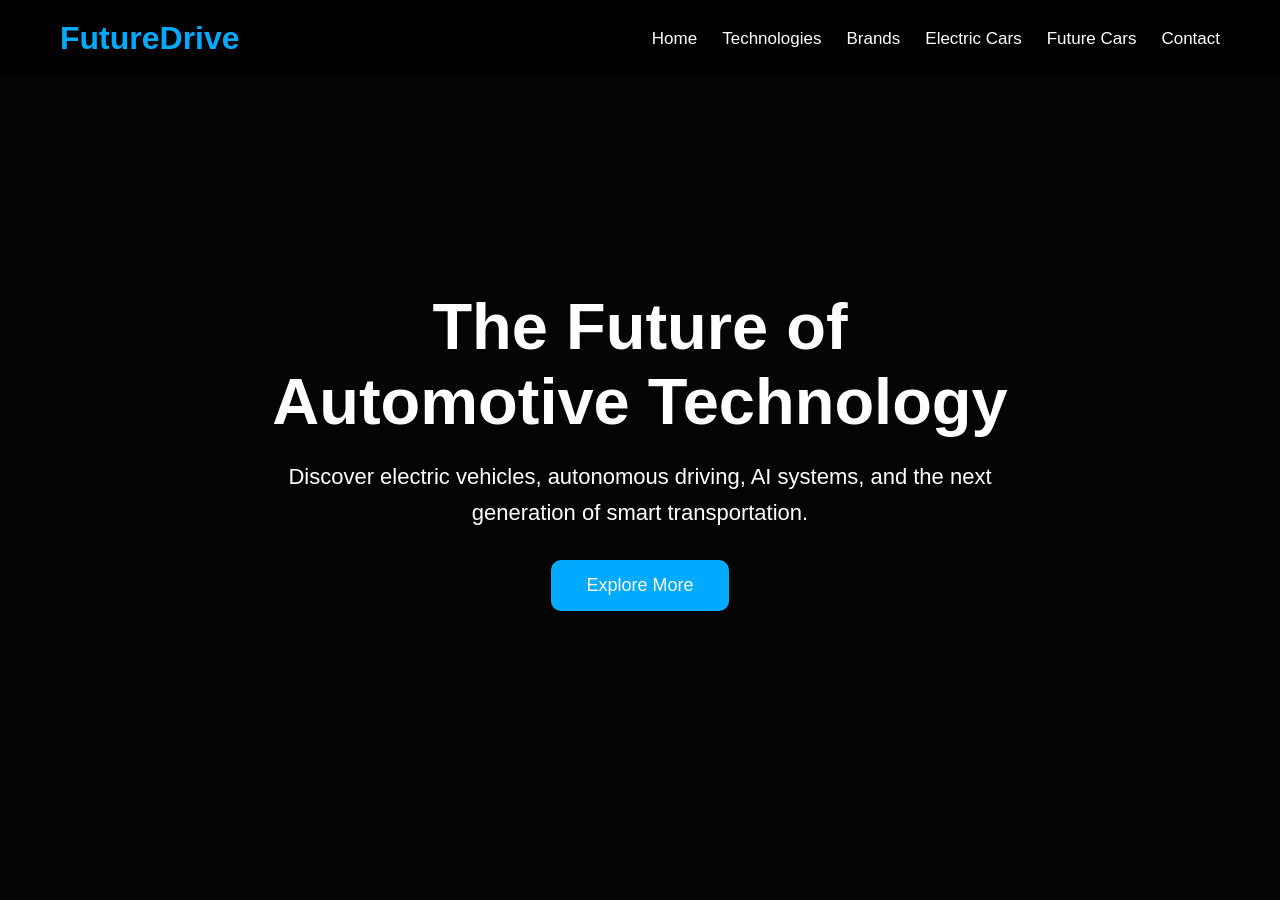
<file: index.html>
<!DOCTYPE html>
<html lang="en">
<head>
    <meta charset="UTF-8">
    <meta name="viewport" content="width=device-width, initial-scale=1.0">
    <title>FutureDrive</title>

    <link rel="stylesheet" href="style.css">
</head>
<body>

    <header>
        <nav>
            <h1>FutureDrive</h1>

            <ul>
                <li><a href="index.html">Home</a></li>
                <li><a href="technologies.html">Technologies</a></li>
                <li><a href="brands.html">Brands</a></li>
                <li><a href="electric.html">Electric Cars</a></li>
                <li><a href="future.html">Future Cars</a></li>
                <li><a href="contact.html">Contact</a></li>
            </ul>
        </nav>
    </header>

    <section class="hero">

        <div class="overlay"></div>

        <div class="hero-content">
            <h2>The Future of Automotive Technology</h2>

            <p>
                Discover electric vehicles, autonomous driving,
                AI systems, and the next generation of smart transportation.
            </p>

            <a href="technologies.html">
    <button>Explore More</button>
</a>
        </div>

    </section>

    <script src="script.js"></script>

</body>
</html>
</file>
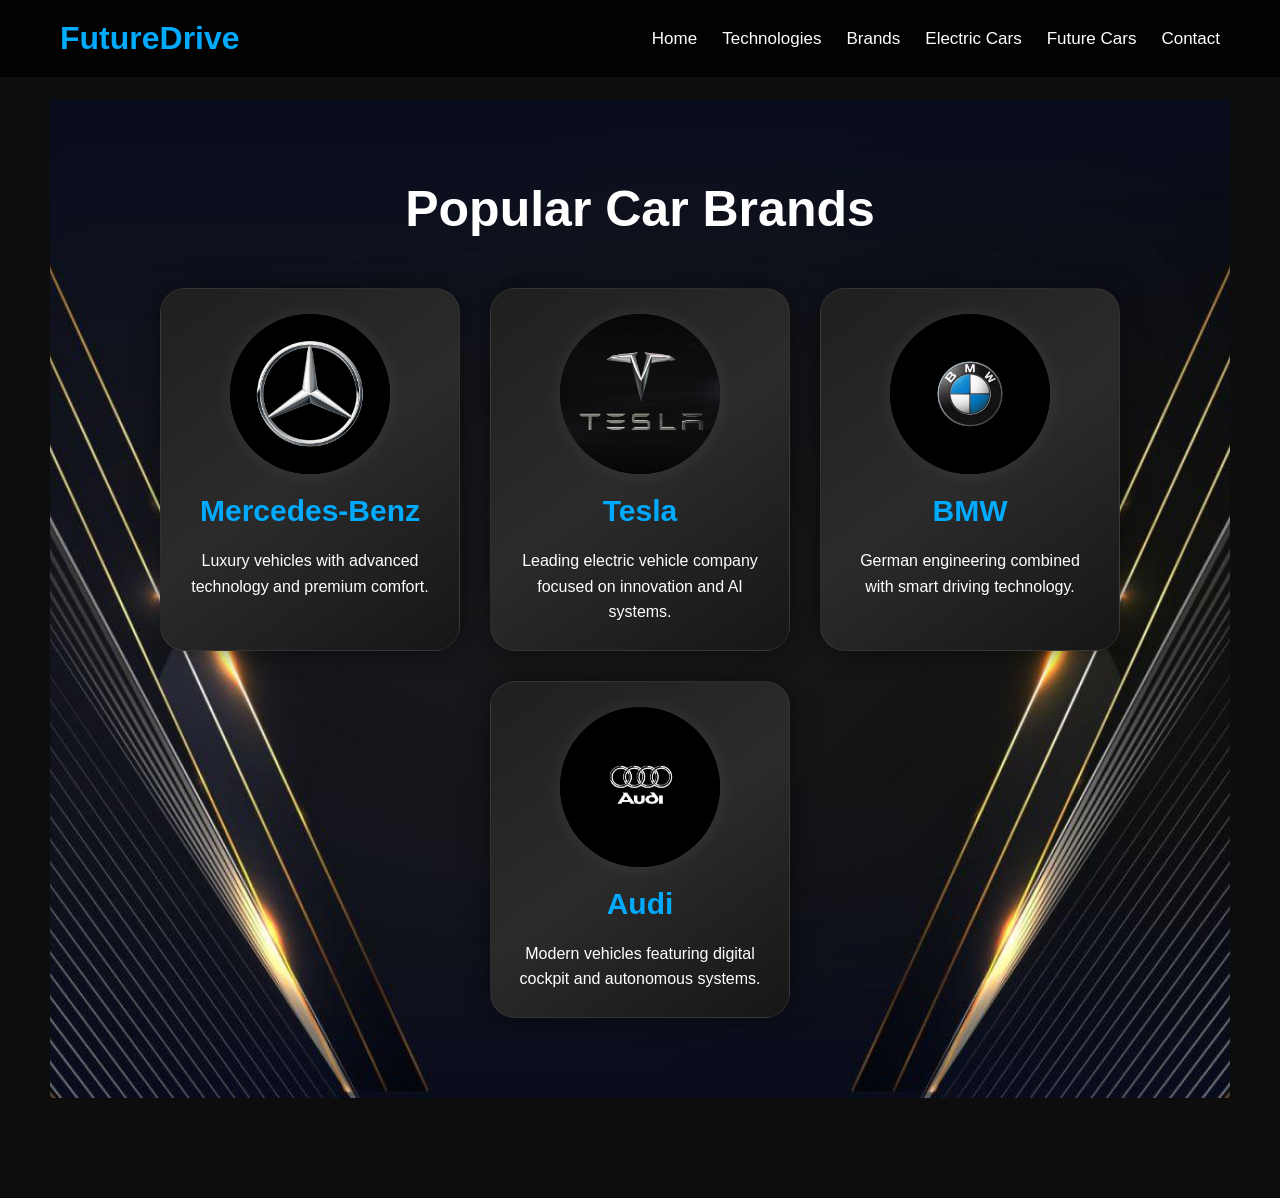
<file: brands.html>
<!DOCTYPE html>
<html lang="en">
<head>
    <meta charset="UTF-8">
    <meta name="viewport" content="width=device-width, initial-scale=1.0">
    <title>Car Brands</title>

    <link rel="stylesheet" href="style.css">
</head>

<body>


    <nav>
        <h1>FutureDrive</h1>

        <ul>
            <li><a href="index.html">Home</a></li>
            <li><a href="technologies.html">Technologies</a></li>
            <li><a href="brands.html">Brands</a></li>
            <li><a href="electric.html">Electric Cars</a></li>
            <li><a href="future.html">Future Cars</a></li>
            <li><a href="contact.html">Contact</a></li>
        </ul>
    </nav>

    <section class="brands-section">

        <section class="brands-page">

        <h2>Popular Car Brands</h2>

        <div class="brand-container">

            <div class="brand-card">

    <div class="logo-circle">
    <img src="mercedes-benz.png" class="brand-logo">
</div>
    
                <h3>Mercedes-Benz</h3>

                <p>
                    Luxury vehicles with advanced
                    technology and premium comfort.
                </p>
            </div>

            <div class="brand-card">

    
    <div class="logo-circle">
    <img src="tesla.png" class="brand-logo">
    </div>

                <h3>Tesla</h3>

                <p>
                    Leading electric vehicle company
                    focused on innovation and AI systems.
                </p>
            </div>

            <div class="brand-card">

    <div class="logo-circle">
    <img src="bmw.png" class="brand-logo">
    </div>
        
                <h3>BMW</h3>

                <p>
                    German engineering combined with
                    smart driving technology.
                </p>
            </div>

            <div class="brand-card">

    <div class="logo-circle">
    <img src="audi.png" class="brand-logo">
    </div>

                <h3>Audi</h3>

                <p>
                    Modern vehicles featuring digital
                    cockpit and autonomous systems.
                </p>
            </div>

        </div>

    </section>

</body>
</html>
</file>
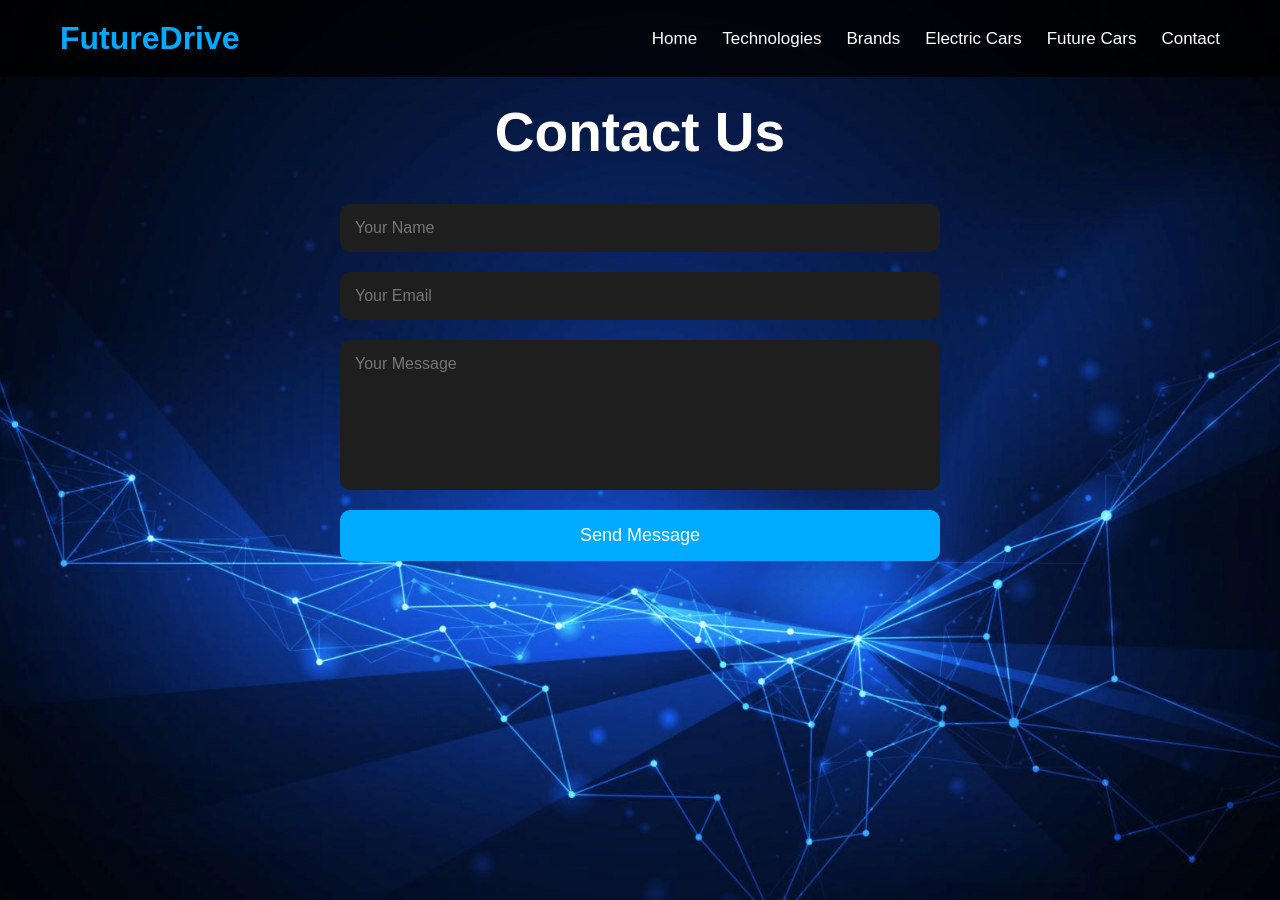
<file: contact.html>
<!DOCTYPE html>
<html lang="en">
<head>
    <meta charset="UTF-8">
    <meta name="viewport" content="width=device-width, initial-scale=1.0">
    <title>Contact</title>

    <link rel="stylesheet" href="style.css">
</head>

<body>

    <nav>
        <h1>FutureDrive</h1>

        <ul>
            <li><a href="index.html">Home</a></li>
            <li><a href="technologies.html">Technologies</a></li>
            <li><a href="brands.html">Brands</a></li>
            <li><a href="electric.html">Electric Cars</a></li>
            <li><a href="future.html">Future Cars</a></li>
            <li><a href="contact.html">Contact</a></li>
        </ul>
    </nav>

    <section class="contact-section">

        <h2>Contact Us</h2>

        <form class="contact-form">

            <input type="text" placeholder="Your Name">

            <input type="email" placeholder="Your Email">

            <textarea placeholder="Your Message"></textarea>

            <button type="submit">Send Message</button>

        </form>

    </section>

</body>
</html>
</file>
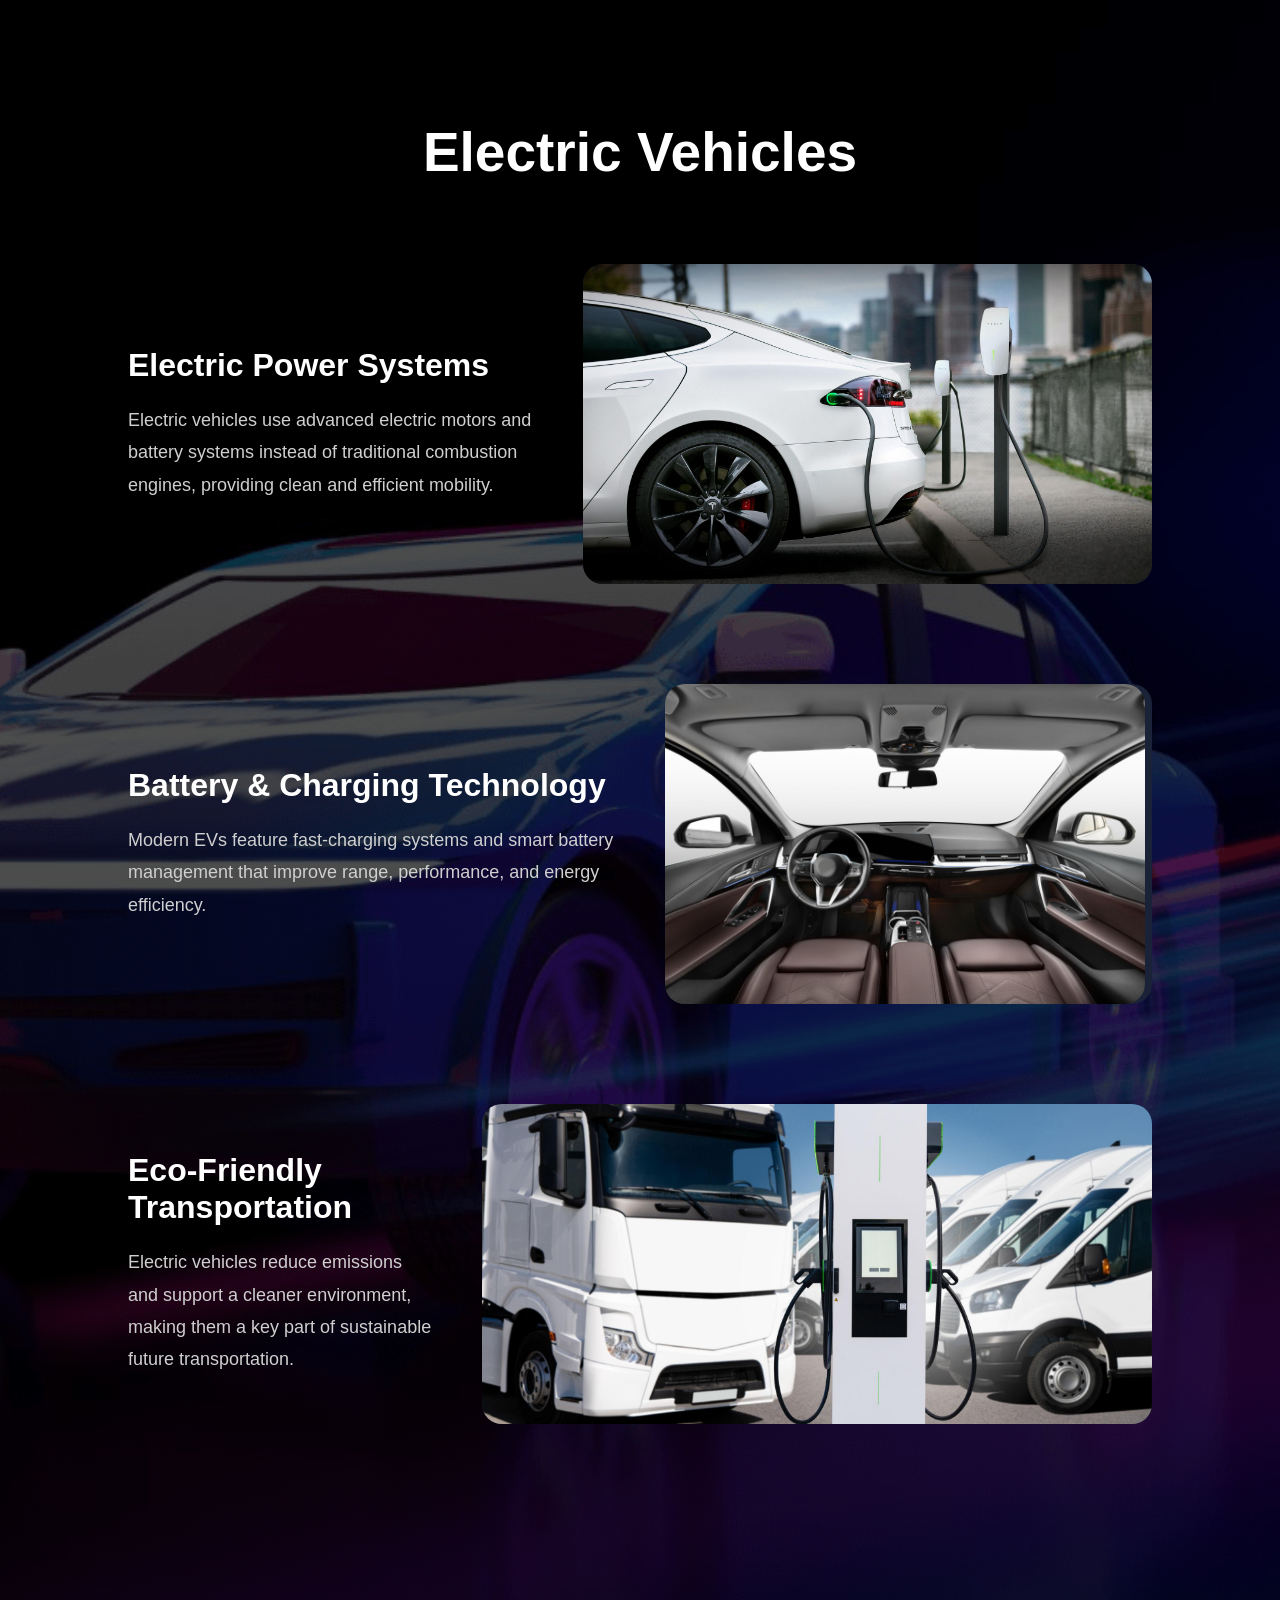
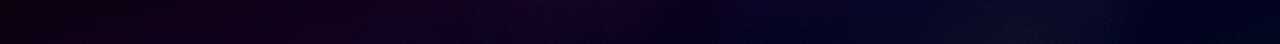
<file: electric-vehicles.html>
<!DOCTYPE html>

<head>
    <meta charset="UTF-8">
    <meta name="viewport" content="width=device-width, initial-scale=1.0">

    <title>Electric Vehicles</title>

    <link rel="stylesheet" href="style.css">
</head>

<section class="electric-page">    

    <h1>Electric Vehicles</h1>

    <!-- SECTION 1 -->
    <div class="ev-section">
        <div class="text1">
            <h2>Electric Power Systems</h2>
            <p>
                Electric vehicles use advanced electric motors and battery systems
                instead of traditional combustion engines, providing clean and efficient mobility.
            </p>
        </div>

        <div class="image-placeholder1">
             <img src="ev.vehicles1.placeholder.png" class="image-placeholder1">
        </div>
    </div>

    <!-- SECTION 2 -->
    <div class="ev-section">
        <div class="text1">
            <h2>Battery & Charging Technology</h2>
            <p>
                Modern EVs feature fast-charging systems and smart battery management
                that improve range, performance, and energy efficiency.
            </p>
        </div>

        <div class="image-placeholder1">
             <img src="ev.vehicles2.placeholder.png" class="image-placeholder1">
        </div>
    </div>

    <!-- SECTION 3 -->
    <div class="ev-section">
        <div class="text1">
            <h2>Eco-Friendly Transportation</h2>
            <p>
                Electric vehicles reduce emissions and support a cleaner environment,
                making them a key part of sustainable future transportation.
            </p>
        </div>

        <div class="image-placeholder1">
             <img src="ev.vehicles3.placeholder.png" class="image-placeholder1">
        </div>
    </div>

</section>
</file>
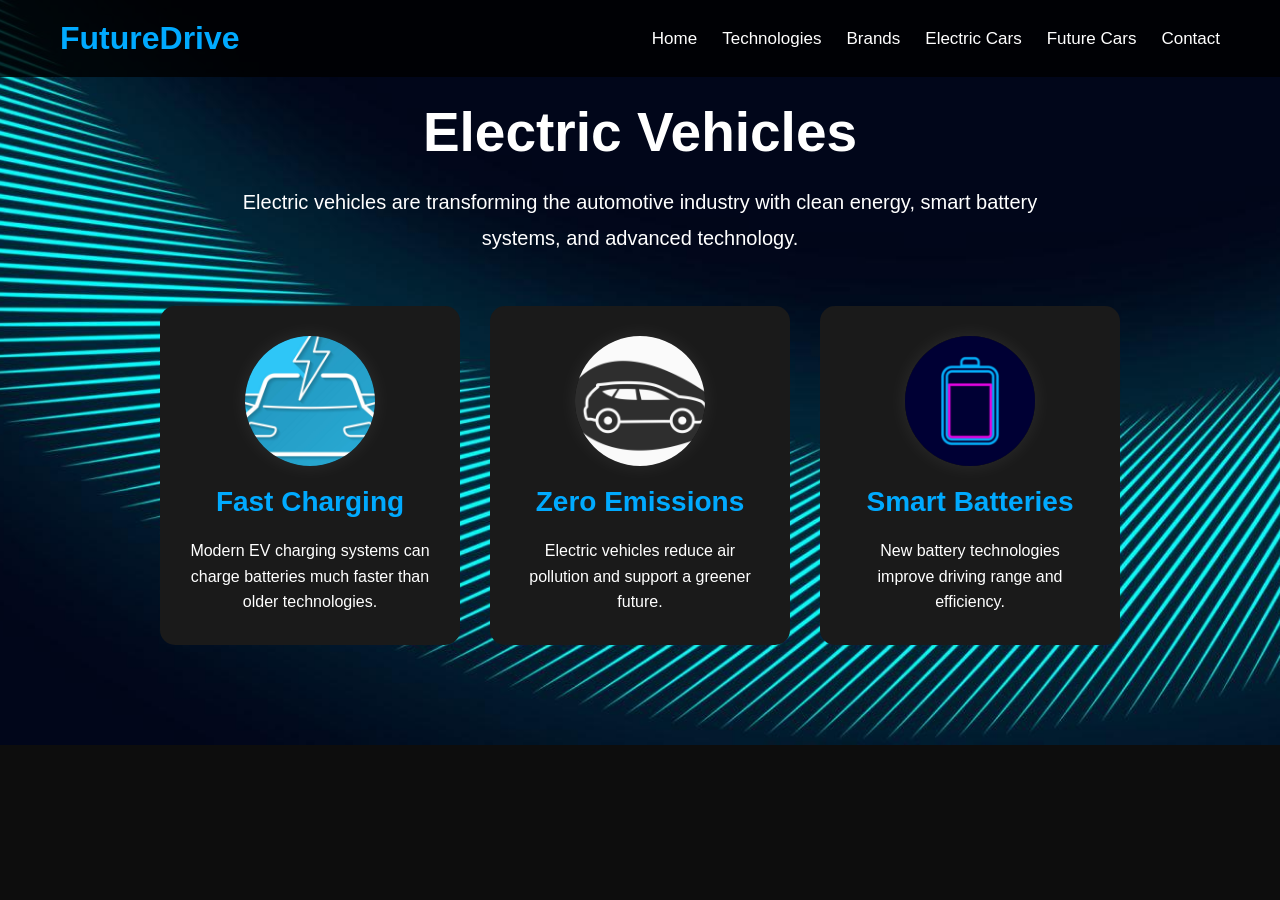
<file: electric.html>
<!DOCTYPE html>
<html lang="en">
<head>
    <meta charset="UTF-8">
    <meta name="viewport" content="width=device-width, initial-scale=1.0">
    <title>Electric Cars</title>

    <link rel="stylesheet" href="style.css">
</head>

<body>

    <nav>
        <h1>FutureDrive</h1>

        <ul>
            <li><a href="index.html">Home</a></li>
            <li><a href="technologies.html">Technologies</a></li>
            <li><a href="brands.html">Brands</a></li>
            <li><a href="electric.html">Electric Cars</a></li>
            <li><a href="future.html">Future Cars</a></li>
            <li><a href="contact.html">Contact</a></li>
        </ul>
    </nav>

    <section class="electric-section">

        <h2>Electric Vehicles</h2>

        <p class="electric-text">
            Electric vehicles are transforming the automotive industry
            with clean energy, smart battery systems, and advanced technology.
        </p>

        <div class="electric-cards">

            <div class="electric-card">
              
    <div class="logo-circle">
    <img src="electric.png" class="electric-card">
    
    </div>

                <h3>Fast Charging</h3>

                <p>
                    Modern EV charging systems can charge
                    batteries much faster than older technologies.
                </p>
            </div>

            <div class="electric-card">

    <div class="logo-circle">
    <img src="zero emission.png" class="electric-card">
    </div>

                <h3>Zero Emissions</h3>

                <p>
                    Electric vehicles reduce air pollution
                    and support a greener future.
                </p>
            </div>

            <div class="electric-card">

    <div class="logo-circle">
    <img src="smart batteries.png" class="electric-card">
    </div>
    
                <h3>Smart Batteries</h3>

                <p>
                    New battery technologies improve
                    driving range and efficiency.
                </p>
            </div>

        </div>

    </section>

</body>
</html>
</file>
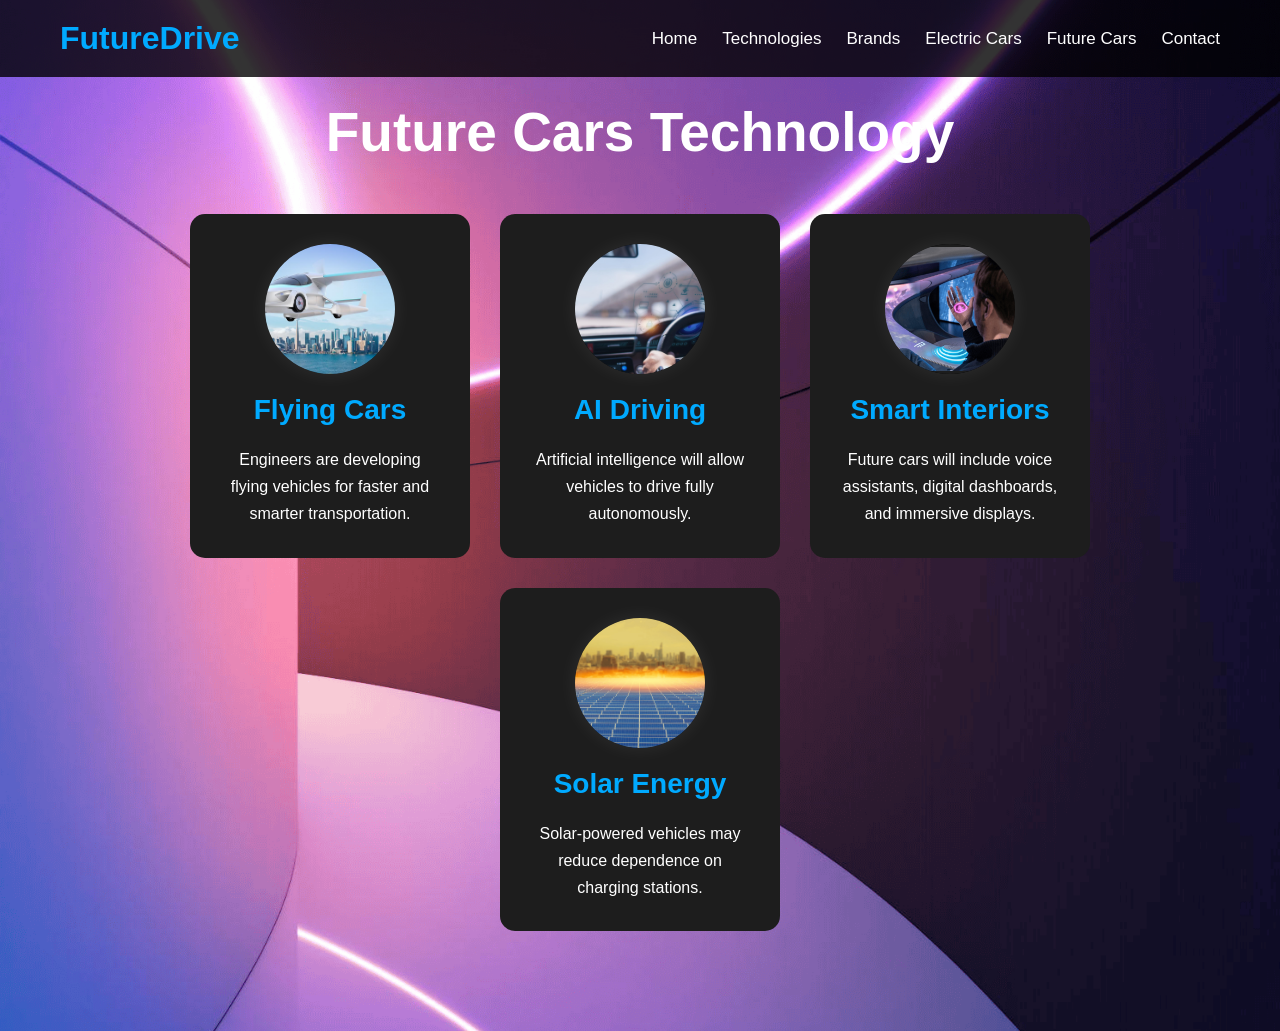
<file: future.html>
<!DOCTYPE html>
<html lang="en">
<head>
    <meta charset="UTF-8">
    <meta name="viewport" content="width=device-width, initial-scale=1.0">
    <title>Future Cars</title>

    <link rel="stylesheet" href="style.css">
</head>

<body>

    <nav>
        <h1>FutureDrive</h1>

        <ul>
            <li><a href="index.html">Home</a></li>
            <li><a href="technologies.html">Technologies</a></li>
            <li><a href="brands.html">Brands</a></li>
            <li><a href="electric.html">Electric Cars</a></li>
            <li><a href="future.html">Future Cars</a></li>
            <li><a href="contact.html">Contact</a></li>
        </ul>
    </nav>

    <section class="future-section">

        <h2>Future Cars Technology</h2>

        <div class="future-container">

            <div class="future-box">

    <div class="logo-circle">
    <img src="flying cars.png" class="future-box">
    </div>

                <h3>Flying Cars</h3>

                <p>
                    Engineers are developing flying vehicles
                    for faster and smarter transportation.
                </p>
            </div>

            <div class="future-box">

    <div class="logo-circle">
    <img src="ai driving.png" class="future-box">
    </div>

                <h3>AI Driving</h3>

                <p>
                    Artificial intelligence will allow
                    vehicles to drive fully autonomously.
                </p>
            </div>

            <div class="future-box">

    <div class="logo-circle">
    <img src="smart interior.png" class="future-box">
    </div>

                <h3>Smart Interiors</h3>

                <p>
                    Future cars will include voice assistants,
                    digital dashboards, and immersive displays.
                </p>
            </div>

            <div class="future-box">

    <div class="logo-circle">
    <img src="solar energy.png" class="future-box">
    </div>
    
                <h3>Solar Energy</h3>

                <p>
                    Solar-powered vehicles may reduce
                    dependence on charging stations.
                </p>
            </div>

        </div>

    </section>

</body>
</html>
</file>
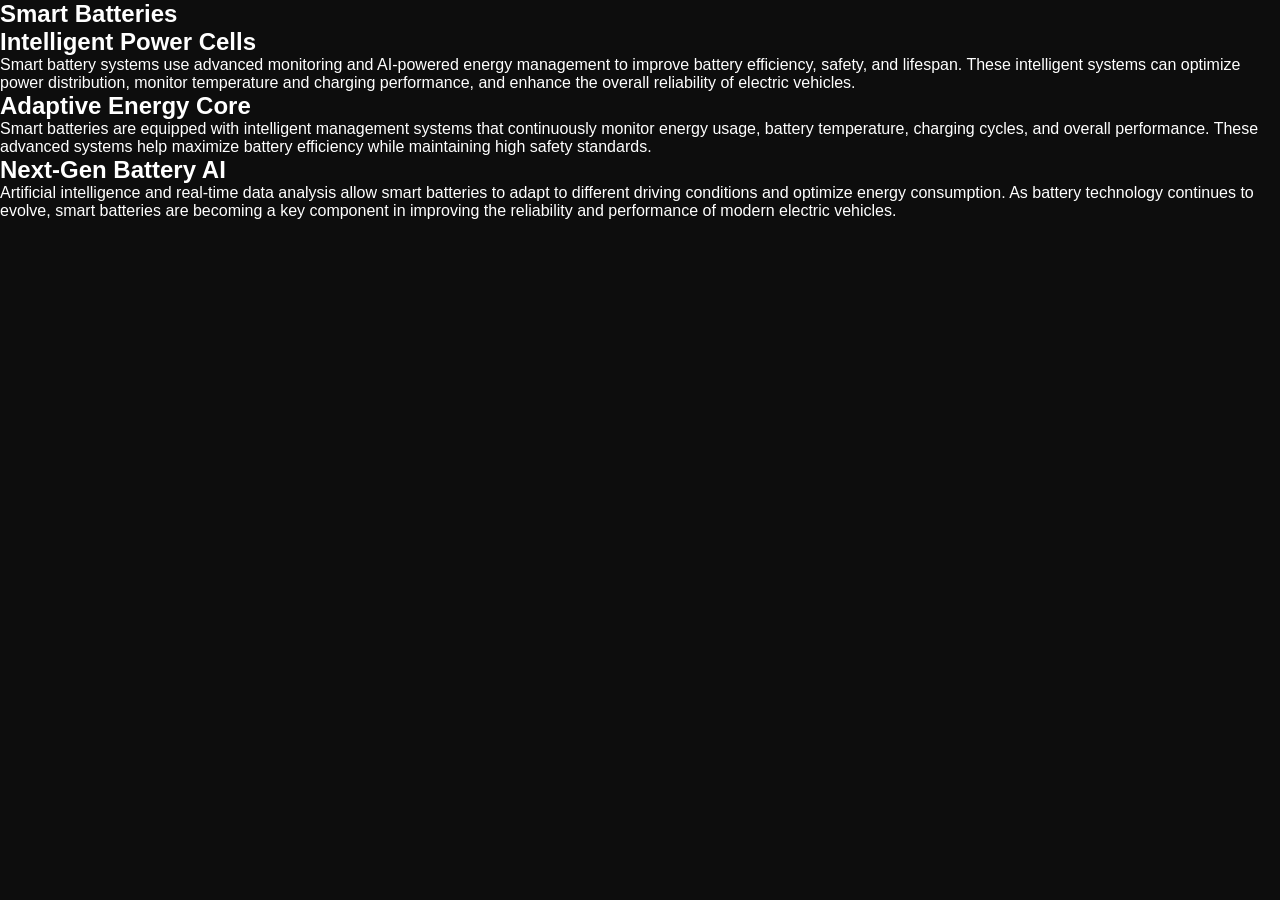
<file: smart-batteries.html>
<!DOCTYPE html>

<head>
    <meta charset="UTF-8">
    <meta name="viewport" content="width=device-width, initial-scale=1.0">

    <title>Smart Batteries</title>

    <link rel="stylesheet" href="style.css">
</head>



<section class="smart.batteries-page">    

    <h1>Smart Batteries</h1>

    <!-- SECTION 1 -->
    <div class="smart.batteries-section">
        <div class="text4">
            <h2>Intelligent Power Cells</h2>
            <p>
                Smart battery systems use advanced monitoring and AI-powered
                 energy management to improve battery efficiency, safety, and lifespan.
                  These intelligent systems can optimize power distribution, monitor
                   temperature and charging performance, and enhance the overall
                    reliability of electric vehicles.
            </p>
        </div>

        <div class="image-placeholder4">
            <!-- FOTO 1 KETU -->
        </div>
    </div>

    <!-- SECTION 2 -->
    <div class="smart.batteries-section">
        <div class="text4">
            <h2>Adaptive Energy Core</h2>
            <p>
                Smart batteries are equipped with intelligent management systems that
                 continuously monitor energy usage, battery temperature, charging cycles,
                  and overall performance. These advanced systems help maximize battery
                   efficiency while maintaining high safety standards.
            </p>
        </div>

        <div class="image-placeholder4">
            <!-- FOTO 2 KETU -->
        </div>
    </div>

    <!-- SECTION 3 -->
    <div class="smart.batteries-section">
        <div class="text4">
            <h2>Next-Gen Battery AI</h2>
            <p>
                Artificial intelligence and real-time data analysis allow smart batteries
                 to adapt to different driving conditions and optimize energy consumption.
                  As battery technology continues to evolve, smart batteries are becoming
                   a key component in improving the reliability and performance of modern
                    electric vehicles.
            </p>
        </div>

        <div class="image-placeholder4">
            <!-- FOTO 3 KETU -->
        </div>
    </div>

</section>
</file>
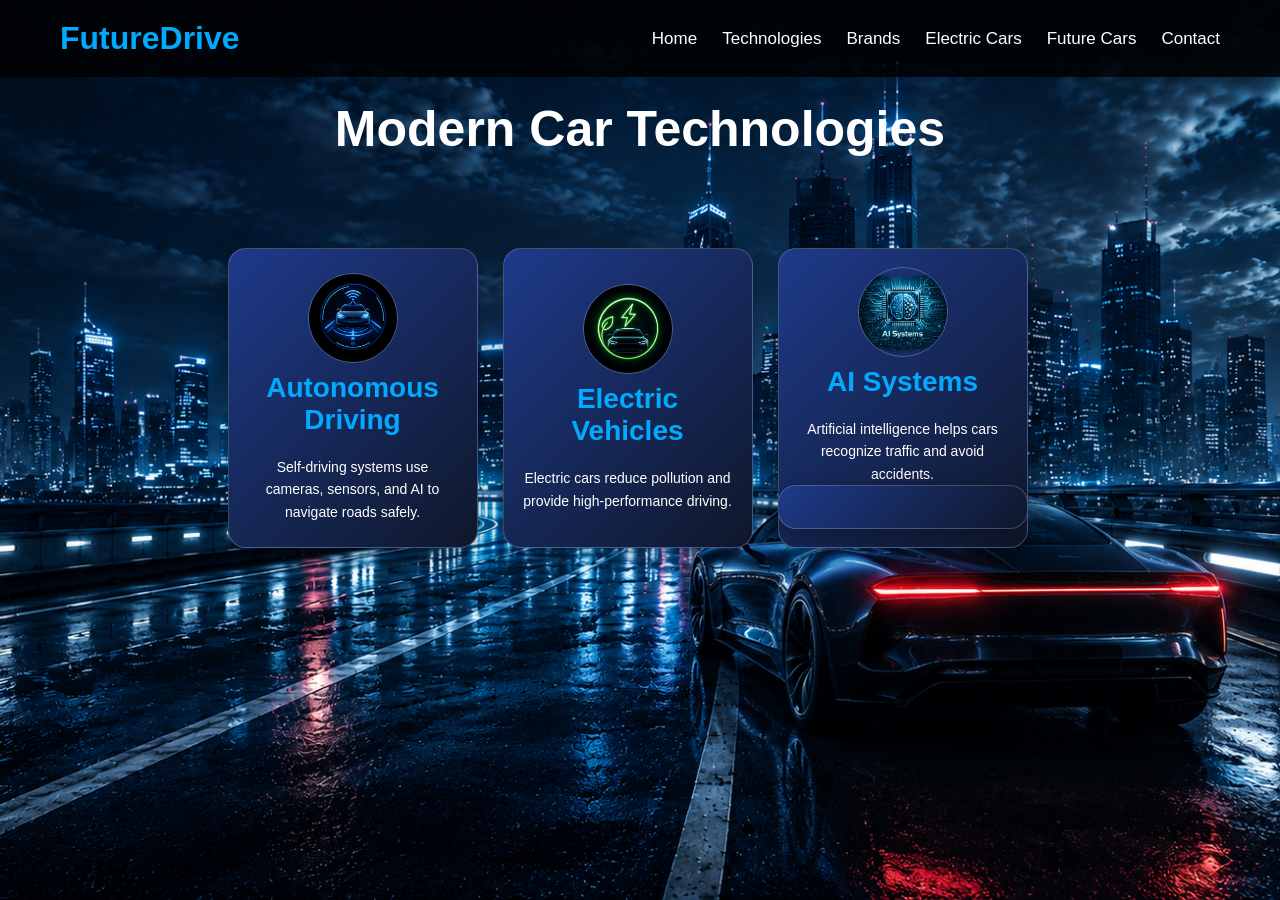
<file: technologies.html>
<!DOCTYPE html>
<html lang="en">
<head>
    <meta charset="UTF-8">
    <meta name="viewport" content="width=device-width, initial-scale=1.0">
    <title>Technologies</title>

    <link rel="stylesheet" href="style.css">
</head>

<body>
    <body class="technologies-page">

    <nav>
        <h1>FutureDrive</h1>

        <ul>
            <li><a href="index.html">Home</a></li>
            <li><a href="technologies.html">Technologies</a></li>
            <li><a href="brands.html">Brands</a></li>
            <li><a href="electric.html">Electric Cars</a></li>
            <li><a href="future.html">Future Cars</a></li>
            <li><a href="contact.html">Contact</a></li>
        </ul>
    </nav>

    <section class="tech-section">

        <h2>Modern Car Technologies</h2>

        <div class="cards">

            <div class="card"
        onclick="window.location.href='autonomous-driving.html'">
    
    <div class="icon-box">

        <img src="autonomous-icon.png" alt="EV">
        </div>
        
        <h3>Autonomous Driving</h3>

                <p>
                    Self-driving systems use cameras,
                    sensors, and AI to navigate roads safely.
                </p>
            </div>

            <div class="card"
            onclick="window.location.href='electric-vehicles.html'">

                
    <div class="icon-box">
        <img src="imagesev-icon.png.png" alt="EV">
    </div>
    

    <h3>Electric Vehicles</h3>

                <p>
                    Electric cars reduce pollution
                    and provide high-performance driving.
                </p>
            </div>

            <div class="card">
                
            
    <div class="icon-box">
        <img src="ai-systems.png" alt="AI">
    </div>

                <h3> AI Systems</h3>

                <p>
                    Artificial intelligence helps cars
                    recognize traffic and avoid accidents.
                </p>
                <div class="card" onclick="window.location.href='ai-systems.html'">
            </div>
            <a href="ai-systems.html">
    

        </div>

    </section>

</body>
</html>
</file>
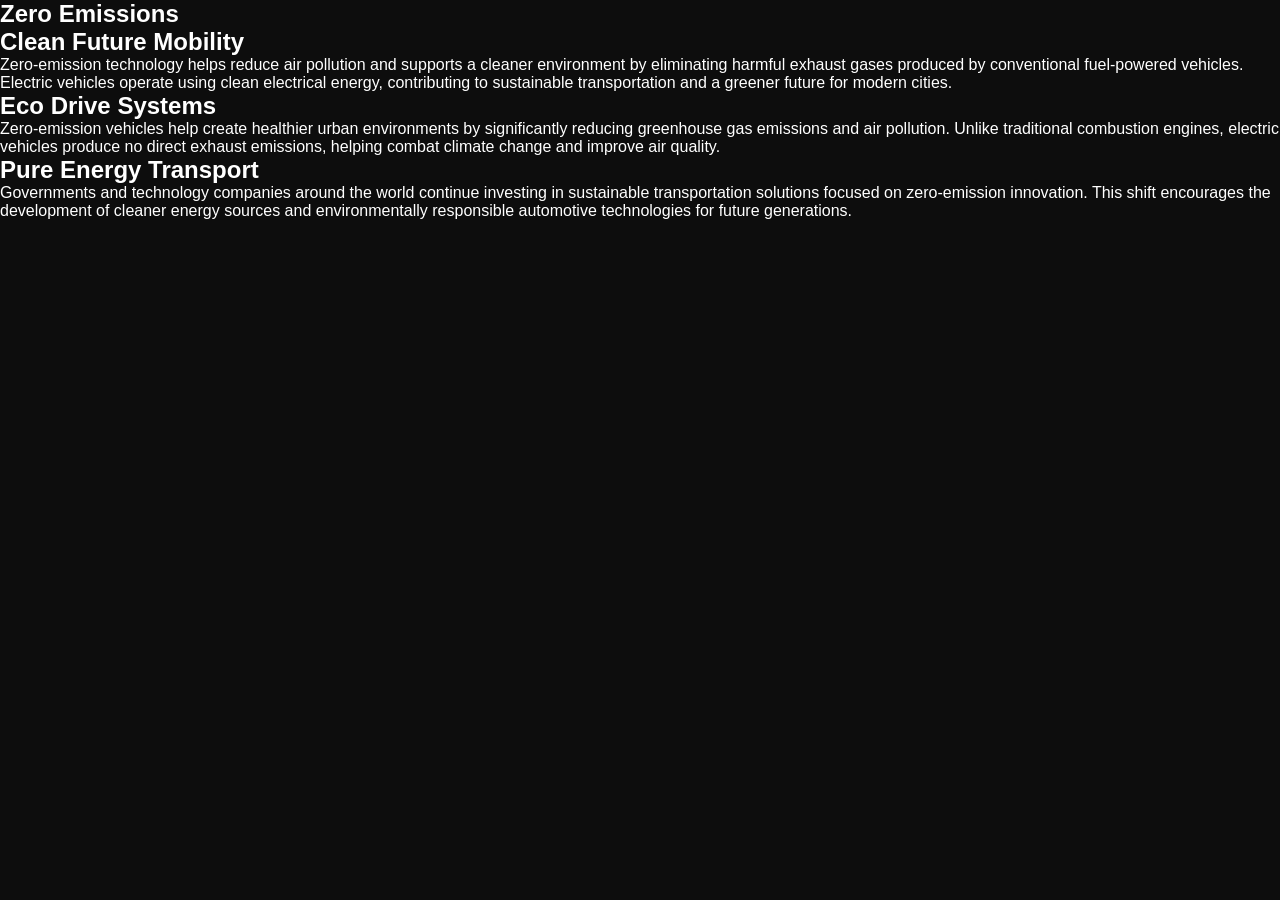
<file: zero-emissions.html>
<!DOCTYPE html>

<head>
    <meta charset="UTF-8">
    <meta name="viewport" content="width=device-width, initial-scale=1.0">

    <title>Zero Emissions</title>

    <link rel="stylesheet" href="style.css">
</head>



<section class="zero.emissions-page">    

    <h1>Zero Emissions</h1>

    <!-- SECTION 1 -->
    <div class="zero.emissions-section">
        <div class="text3">
            <h2>Clean Future Mobility</h2>
            <p>
                Zero-emission technology helps reduce air pollution and supports a cleaner
                 environment by eliminating harmful exhaust gases produced by conventional
                  fuel-powered vehicles. Electric vehicles operate using clean electrical
                   energy, contributing to sustainable transportation and a greener future
                    for modern cities.
            </p>
        </div>

        <div class="image-placeholder3">
            <!-- FOTO 1 KETU -->
        </div>
    </div>

    <!-- SECTION 2 -->
    <div class="zero.emissions-section">
        <div class="text3">
            <h2>Eco Drive Systems</h2>
            <p>
                Zero-emission vehicles help create healthier urban environments by significantly
                 reducing greenhouse gas emissions and air pollution. Unlike traditional
                  combustion engines, electric vehicles produce no direct exhaust emissions,
                  helping combat climate change and improve air quality.
            </p>
        </div>

        <div class="image-placeholder3">
            <!-- FOTO 2 KETU -->
        </div>
    </div>

    <!-- SECTION 3 -->
    <div class="zero.emissions-section">
        <div class="text3">
            <h2>Pure Energy Transport</h2>
            <p>
                Governments and technology companies around the world continue investing
                 in sustainable transportation solutions focused on zero-emission innovation.
                  This shift encourages the development of cleaner energy sources and
                   environmentally responsible automotive technologies for future generations.
            </p>
        </div>

        <div class="image-placeholder3">
            <!-- FOTO 3 KETU -->
        </div>
    </div>

</section>
</file>
<file: style.css>
*{
    margin:0;
    padding:0;
    box-sizing:border-box;
    font-family:Arial, Helvetica, sans-serif;
}

body{
    background:#0d0d0d;
    color:white;
}

/* NAVBAR */

nav{
    display:flex;
    justify-content:space-between;
    align-items:center;
    padding:20px 60px;
    background:rgba(0,0,0,0.8);
    position:fixed;
    width:100%;
    top:0;
    z-index:1000;
}

nav h1{
    color:#00aaff;
    font-size:32px;
}

nav ul{
    display:flex;
    list-style:none;
    gap:25px;
}

nav a{
    text-decoration:none;
    color:white;
    font-size:17px;
    transition:0.3s;
}

nav a:hover{
    color:#00aaff;
}

/* HERO SECTION */

.hero{
    height:100vh;

    background-image:url('https://images.unsplash.com/photo-1492144534655-ae79c964c9d7');

    background-size:cover;
    background-position:center;

    display:flex;
    justify-content:center;
    align-items:center;

    position:relative;
}

.overlay{
    position:absolute;
    width:100%;
    height:100%;
    background:rgba(0,0,0,0.6);
}

.hero-content{
    position:relative;
    text-align:center;
    z-index:2;
    max-width:800px;
    padding:20px;
}

.hero-content h2{
    font-size:65px;
    margin-bottom:20px;
}

.hero-content p{
    font-size:22px;
    margin-bottom:30px;
    line-height:1.6;
}

button{
    padding:15px 35px;
    font-size:18px;
    border:none;
    border-radius:10px;
    background:#00aaff;
    color:white;
    cursor:pointer;
    transition:0.3s;
}

button:hover{
    background:#0088cc;
    transform:scale(1.05);
}


/* TECHNOLOGIES PAGE */

.tech-section{
    padding:100px 50px;
    text-align:center;
}

.tech-section h2{
    font-size:50px;
    margin-bottom:50px;
}

.cards{
    display:flex;
    justify-content:center;
    gap:30px;
    flex-wrap:wrap;
}

.card{
    background:#1b1b1b;
    padding:30px;
    width:300px;
    border-radius:15px;

    transition:0.3s;
}

.card:hover{
    transform:translateY(-10px);
    background:#222;
}

.card h3{
    color:#00aaff;
    margin-bottom:20px;
    font-size:28px;
}

.card p{
    line-height:1.6;
}

/* BRANDS PAGE */

.brands-section{
    padding:100px 50px;
    text-align:center;
}

.brands-section h2{
    font-size:50px;
    margin-bottom:50px;
}

.brand-container{
    display:flex;
    justify-content:center;
    gap:30px;
    flex-wrap:wrap;
}

.brand-card{
    width:280px;

    background:#1c1c1c;

    padding:30px;

    border-radius:15px;

    transition:0.3s;
}

.brand-card:hover{
    transform:scale(1.05);
    background:#242424;
}

.brand-card h3{
    color:#00aaff;
    margin-bottom:20px;
    font-size:30px;
}

.brand-card p{
    line-height:1.6;
}

/* ELECTRIC PAGE */

.electric-section{
    padding:100px 50px;
    text-align:center;
}

.electric-section h2{
    font-size:55px;
    margin-bottom:20px;
}

.electric-text{
    max-width:800px;
    margin:auto;
    line-height:1.8;
    margin-bottom:50px;
    font-size:20px;
}

.electric-cards{
    display:flex;
    justify-content:center;
    gap:30px;
    flex-wrap:wrap;
}

.electric-card{
    width:300px;

    background:#1a1a1a;

    padding:30px;

    border-radius:15px;

    transition:0.3s;
}

.electric-card:hover{
    transform:translateY(-10px);
    background:#232323;
}

.electric-card h3{
    color:#00aaff;
    margin-bottom:20px;
    font-size:28px;
}

.electric-card p{
    line-height:1.6;
}

/* FUTURE CARS PAGE */

.future-section{
    padding:100px 50px;
    text-align:center;
}

.future-section h2{
    font-size:55px;
    margin-bottom:50px;
}

.future-container{
    display:flex;
    justify-content:center;
    gap:30px;
    flex-wrap:wrap;
}

.future-box{
    width:280px;

    background:#1d1d1d;

    padding:30px;

    border-radius:15px;

    transition:0.3s;
}

.future-box:hover{
    transform:scale(1.05);
    background:#252525;
}

.future-box h3{
    color:#00aaff;
    margin-bottom:20px;
    font-size:28px;
}

.future-box p{
    line-height:1.7;
}

/* CONTACT PAGE */

.contact-section{
    padding:100px 20px;
    text-align:center;
}

.contact-section h2{
    font-size:55px;
    margin-bottom:40px;
}

.contact-form{
    max-width:600px;
    margin:auto;

    display:flex;
    flex-direction:column;
    gap:20px;
}

.contact-form input,
.contact-form textarea{
    padding:15px;

    border:none;

    border-radius:10px;

    background:#1e1e1e;

    color:white;

    font-size:16px;
}

.contact-form textarea{
    height:150px;
    resize:none;
}

.contact-form button{
    padding:15px;

    border:none;

    border-radius:10px;

    background:#00aaff;

    color:white;

    font-size:18px;

    cursor:pointer;

    transition:0.3s;
}

.contact-form button:hover{
    background:#0088cc;
}

.technologies-page {
  margin: 0;
  padding: 0;
  min-height: 100vh;

  background-image: url("background.jpg.png");
  background-size: cover;
  background-position: center;
  background-repeat: no-repeat;
}

.card {
    width: 300px;
    padding: 20px;
    background: white;
    border-radius: 15px;
    text-align: center;
    box-shadow: 0 5px 20px rgba(0,0,0,0.1);
}

.icon {
    width: 80px;
    height: 80px;
    object-fit: contain;
    margin-bottom: 10px;
}

.container {
    display: flex;
    gap: 20px;
    justify-content: center;
    flex-wrap: wrap;
    margin-top: 100px;
}

.card {
    width: 280px;
    padding: 20px;
    background: linear-gradient(135deg, #1e3a8a, #0f172a);
    color: white;
    border-radius: 15px;
    text-align: center;
    box-shadow: 0 8px 25px rgba(0,0,0,0.3);
}


* {
  margin: 0;
  padding: 0;
  box-sizing: border-box;
}


.cards {
  display: flex;
  justify-content: center;
  align-items: center;
  gap: 25px;
  flex-wrap: wrap;

  padding: 40px 10px;
  width: 100%;
}

.card {
  width: 180px;
  height: 230px;


  background: rgba(255, 255, 255, 0.12);
  backdrop-filter: blur(8px); 

  border-radius: 18px;
  border: 1px solid rgba(255, 255, 255, 0.2);

  display: flex;
  justify-content: center;
  align-items: center;
  flex-direction: column;

  text-align: center;
  color: white;

  font-size: 14px;
  padding: 10px;

  position: relative;
}

.card img,
.card .icon {
  width: 90px;
  height: 90px;
  border-radius: 50%;
  object-fit: cover;

  margin-bottom: 6px;

  border: 1px solid rgba(255, 255, 255, 0.25);
}

.card:hover img {
  transform: scale(1.1);

}

.card {
  width: 250px;
  height: 300px;  

  background:linear-gradient(135deg, #1e3a8a, #0f172a);
  border-radius: 18px;

  display: flex;
  flex-direction: column;
  justify-content: center;
  align-items: center;

  text-align: center;
  color: white;

  padding: 18px;

  overflow: hidden;

}

.card img,
.card .icon {
  width: 90px;
  height: 90px;
  border-radius: 50%;
  object-fit: cover;

  margin-bottom: 6px;

  border: 1px solid rgba(255, 255, 255, 0.25);
}

.card img.icon {
  width: 45px;
  height: 45px;

  border-radius: 50%;
  object-fit: cover;

  margin-bottom: 10px;

  border: 1px solid rgba(255, 255, 255, 0.3);

  transition: 0.3s ease;
}

.card:hover img.icon {
  transform: scale(1.1);
  box-shadow: 0 0 15px rgba(0, 255, 255, 0.4);
}

.logo-circle{
    width:130px;
    height:130px;
    border-radius:50%;
    background:black;
    display:flex;
    justify-content:center;
    align-items:center;
    overflow:hidden;
    margin:0 auto 20px auto;
}

.brand-logo{
    width:170%;
    height:170%;
    object-fit:contain;
}

.logo-circle{
    width:130px;
    height:130px;
    border-radius:50%;
    background:black;
    display:flex;
    justify-content:center;
    align-items:center;
    overflow:hidden;
    margin:0 auto 20px auto;
}

.brand-logo{
    width:170%;
    height:170%;
    object-fit:contain;
}

.logo-circle{
    width:130px;
    height:130px;
    border-radius:50%;
    background:black;
    display:flex;
    justify-content:center;
    align-items:center;
    overflow:hidden;
    margin:0 auto 20px auto;
}

.brand-logo{
    width:170%;
    height:170%;
    object-fit:contain;
}

.logo-circle{
    width:130px;
    height:130px;
    border-radius:50%;
    background:black;
    display:flex;
    justify-content:center;
    align-items:center;
    overflow:hidden;
    margin:0 auto 20px auto;
}

.brand-logo{
    width:170%;
    height:170%;
    object-fit:contain;
}

.brand-card{
    width:300px;
    padding:25px;
    border-radius:25px;

    background:linear-gradient(
        145deg,
        #1f1f1f,
        #2b2b2b,
        #161616
    );

    border:1px solid rgba(255,255,255,0.08);

    box-shadow:0 0 25px rgba(0,0,0,0.5);

    backdrop-filter:blur(10px);

    text-align:center;

    transition:0.4s;
}

.brand-card:hover{
    transform:translateY(-10px) scale(1.03);

    box-shadow:
    0 0 20px rgba(255,255,255,0.08),
    0 0 40px rgba(0,0,0,0.7);
}

.logo-circle{
    width:130px;
    height:130px;

    border-radius:50%;

    background:black;

    display:flex;
    justify-content:center;
    align-items:center;

    overflow:hidden;

    margin:0 auto 20px auto;

    box-shadow:0 0 20px rgba(255,255,255,0.08);
}

.brand-logo{
    width:170%;
    height:170%;

    object-fit:contain;
}

.brands-page{
    width:100%;
    min-height:100vh;

    background-image:url("brands.background.png");

    background-size:cover;

    background-position:center;

    background-repeat:no-repeat;

    padding:80px 50px;
}

.logo-circle{
    width:130px;
    height:130px;
    border-radius:50%;
    background:black;

    display:flex;
    justify-content:center;
    align-items:center;

    overflow:hidden;
    margin:0 auto 20px auto;
}

.brand-logo{
    max-width:70%;
    max-height:70%;

    object-fit:contain;
}

.logo-circle{
    width:130px;
    height:130px;
    border-radius:50%;
    background:black;

    display:flex;
    justify-content:center;
    align-items:center;

    overflow:hidden;
    margin:0 auto 20px auto;
}

.brand-logo{
    max-width:70%;
    max-height:70%;

    object-fit:contain;
}

.logo-circle{
    width:130px;
    height:130px;
    border-radius:50%;
    background:black;

    display:flex;
    justify-content:center;
    align-items:center;

    overflow:hidden;
    margin:0 auto 20px auto;
}

.brand-logo{
    max-width:70%;
    max-height:70%;

    object-fit:contain;
}

.logo-circle{
    width:130px;
    height:130px;
    border-radius:50%;

    background:black;

    display:flex;
    justify-content:center;
    align-items:center;

    overflow:hidden;

    margin:0 auto 20px auto;
}

.electric-section{
    background-image:url("electric\ background.png");
    background-size:cover;
    background-position:center;
    background-repeat:no-repeat;
}

.brands-page .brand-logo{
    width:160%;
    height:160%;
    object-fit:cover;
   transform: scale(1.5,1.5);
}

.brands-page .logo-circle{
    width:160px;
    height:160px;

    border-radius:50%;
    background:black;

    display:flex;
    justify-content:center;
    align-items:center;

    overflow:hidden;

    margin:0 auto 20px auto;
}

.future-page {
    width:260px;
    padding:20px;
    border-radius:20px;

    background:#1a1a1a;

    text-align:center;

    overflow:hidden;
}

.future-page {
    width:260px;
    padding:20px;
    border-radius:20px;

    background:#1a1a1a;

    text-align:center;

    overflow:hidden;
}

.future-page {
    width:260px;
    padding:20px;
    border-radius:20px;

    background:#1a1a1a;

    text-align:center;

    overflow:hidden;
}

.future-page {
    width:260px;
    padding:20px;
    border-radius:20px;

    background:#1a1a1a;

    text-align:center;

    overflow:hidden;
}

.future-section{
    margin:0;
    min-height:100vh;

    background-image:url("future\ background.png");

    background-size:cover;
    background-position:center;
    background-repeat:no-repeat;
}

.contact-section {
    margin:0;
    min-height:100vh;

    background-image:url("contact\ background.png");

    background-size:cover;
    background-position:center;
    background-repeat:no-repeat;
}

.autonomous-page{
    padding: 120px 10%;
    background: #0b0f1a;
    color: white;
}

.autonomous-page h1{
    text-align: center;
    font-size: 55px;
    margin-bottom: 80px;
}

.auto-section{
    display: flex;
    align-items: center;
    justify-content: space-between;
    gap: 50px;
    margin-bottom: 100px;
}

.text{
    flex: 1;
}

.text h2{
    font-size: 32px;
    margin-bottom: 20px;
}

.text p{
    font-size: 18px;
    line-height: 1.8;
    color: #cfcfcf;
}

.image-placeholder{
    flex: 1;
    height: 320px;
    border-radius: 20px;
    background: #1a2238;
}

.autonomous-page{
    min-height: 100vh;
    padding: 120px 10%;

    background:
    linear-gradient(rgba(0,0,0,0.7),
    rgba(0,0,0,0.7)),
    url("autonomous.1\ background.png");

    background-size: cover;
    background-position: center;
    background-repeat: no-repeat;

    color: white;
}

.electric-page{
    padding: 120px 10%;
    background: #0b0f1a;
    color: white;
}

.electric-page h1{
    text-align: center;
    font-size: 55px;
    margin-bottom: 80px;
}

.ev-section{
    display: flex;
    align-items: center;
    justify-content: space-between;
    gap: 50px;
    margin-bottom: 100px;
}

.text1{
    flex: 1;
}

.text1 h2{
    font-size: 32px;
    margin-bottom: 20px;
}

.text1 p{
    font-size: 18px;
    line-height: 1.8;
    color: #cfcfcf;
}

.image-placeholder1{
    flex: 1;
    height: 320px;
    border-radius: 20px;
    background: #1a2238;
}

.electric-page{
    min-height: 100vh;
    padding: 120px 10%;

    background:
    linear-gradient(rgba(0,0,0,0.7),
    rgba(0,0,0,0.7)),
    url("electric-vehicles1.background.png");

    background-size: cover;
    background-position: center;
    background-repeat: no-repeat;

    color: white;
}

.ai-page{
    padding: 120px 10%;
    background: #0b0f1a;
    color: white;
}

.ai-page h1{
    text-align: center;
    font-size: 55px;
    margin-bottom: 80px;
}

.ai-section{
    display: flex;
    align-items: center;
    justify-content: space-between;
    gap: 50px;
    margin-bottom: 100px;
}

.text2{
    flex: 1;
}

.text2 h2{
    font-size: 32px;
    margin-bottom: 20px;
}

.text2 p{
    font-size: 18px;
    line-height: 1.8;
    color: #cfcfcf;
}

.image-placeholder2{
    flex: 1;
    height: 320px;
    border-radius: 20px;
    background: #1a2238;
}

.ai-page{
    min-height: 100vh;
    padding: 120px 10%;

    background:
    linear-gradient(rgba(0,0,0,0.7),
    rgba(0,0,0,0.7)),
    url("ai.background.png");

    background-size: cover;
    background-position: center;
    background-repeat: no-repeat;

    color: white;
}

.tech-card{
    text-decoration: none;
    color: white;
    display: block;
    cursor: pointer;
}
</file>
